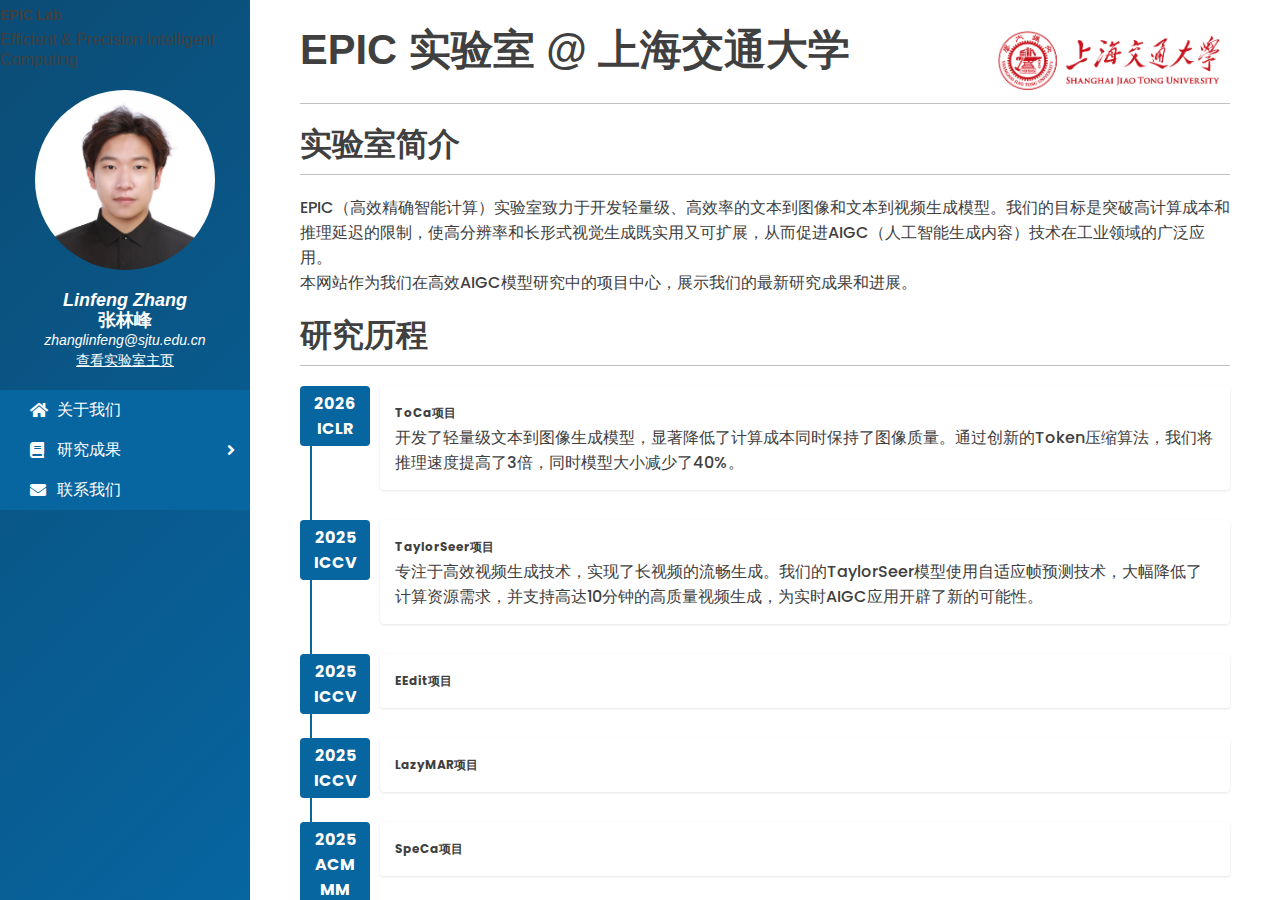
<file: index.html>
<!DOCTYPE html>
<html>
<head>
    <meta http-equiv="Content-Type" content="text/html; charset=utf-8" />
    <meta name="viewport" content="width=device-width, initial-scale=1, user-scalable=1" />
    <link rel="stylesheet" type="text/css" href="utils/bootstrap.min.css"/>
    <script src="utils/jquery.min.js"></script>
    <script src="utils/bootstrap.min.js"></script>
    <link href="https://fonts.googleapis.com/css2?family=Poppins:wght@300;400;500;600;700&display=swap" rel="stylesheet">
    <link rel="stylesheet" href="https://cdnjs.cloudflare.com/ajax/libs/font-awesome/5.15.4/css/all.min.css"/>
    <link rel="stylesheet" href="utils/cssReset.css"/>
    <link rel="stylesheet" href="utils/css_layout.css"/>
    <link rel="icon" type="image/x-icon" href="resources/favicon.ico">
    <meta name="description" content="EPIC实验室 - 高效智能计算研究">
    <meta name="keywords" content="人工智能,AIGC,SJTU,文本到图像,文本到视频">
    <title>EPIC实验室 | 智能计算研究</title>

    <style>
        /* 页面加载动画 */
        .loader-wrapper {
            position: fixed;
            top: 0;
            left: 0;
            width: 100%;
            height: 100%;
            background: #1a2035;
            display: flex;
            justify-content: center;
            align-items: center;
            z-index: 9999;
            transition: opacity 0.5s, visibility 0.5s;
        }

        .loader {
            width: 50px;
            height: 50px;
            border: 5px solid rgba(255,255,255,0.2);
            border-top: 5px solid #4db6e0;
            border-radius: 50%;
            animation: spin 1s linear infinite;
        }

        @keyframes spin {
            0% { transform: rotate(0deg); }
            100% { transform: rotate(360deg); }
        }

        /* 侧边栏切换按钮（响应式） */
        #sidebar-toggle {
            display: none;
            position: fixed;
            top: 15px;
            left: 15px;
            z-index: 200;
            background: #1a2035;
            color: white;
            border: none;
            border-radius: 5px;
            width: 40px;
            height: 40px;
            cursor: pointer;
            box-shadow: 0 2px 5px rgba(0,0,0,0.2);
        }

        /* 添加动画类 */
        .animated {
            opacity: 1 !important;
            transform: translateY(0) !important;
        }

        /* 子菜单样式 */
        .sub-menu {
            max-height: 0;
            overflow: hidden;
            transition: max-height 0.3s ease;
            padding-left: 20px;
        }

        .sub-menu.active {
            max-height: 500px;
        }

        .sub-menu .sub-item {
            padding: 10px 15px 10px 30px;
            margin: 5px 15px;
            border-radius: 8px;
            display: block;
            color: rgba(255,255,255,0.7);
            background: rgba(255,255,255,0.05);
            font-size: 14px;
            transition: all 0.3s ease;
            position: relative;
        }

        .sub-menu .sub-item:hover {
            background: rgba(255,255,255,0.1);
            color: white;
            transform: translateX(5px);
        }

        .sub-menu .sub-item.active {
            background: rgba(77,182,224,0.1);
            color: white;
            border-left: 3px solid #4db6e0;
            padding-left: 27px;
        }

        .has-submenu {
            position: relative;
        }

        .has-submenu::after {
            content: '\f105';
            font-family: 'Font Awesome 5 Free';
            font-weight: 900;
            position: absolute;
            right: 15px;
            top: 50%;
            transform: translateY(-50%);
            transition: transform 0.3s ease;
        }

        .has-submenu.active::after {
            transform: translateY(-50%) rotate(90deg);
        }

        /* 刊物和工具样式 */
        .publications ol {
            list-style-type: none;
            padding: 0;
            margin: 0;
        }

        .publications li {
            margin-bottom: 30px;
            padding-bottom: 20px;
            border-bottom: 1px solid #eee;
        }

        .publications .imgblock {
            float: left;
            margin-right: 20px;
            width: 180px;
            height: 120px;
            overflow: hidden;
            border-radius: 8px;
            box-shadow: 0 3px 10px rgba(0,0,0,0.1);
        }

        .publications .imgblock img {
            width: 100%;
            height: 100%;
            object-fit: cover;
            transition: transform 0.3s ease;
        }

        .publications .imgblock:hover img {
            transform: scale(1.05);
        }

        .publications .title {
            display: block;
            font-size: 18px;
            font-weight: 600;
            color: #1a2035;
            margin-bottom: 8px;
        }

        .publications .info {
            display: block;
            font-size: 14px;
            margin-bottom: 8px;
        }

        .publications .stuff {
            margin-top: 10px;
        }

        .publications .stuff a {
            color: #4db6e0;
            transition: all 0.3s ease;
        }

        .publications .stuff a:hover {
            color: #1a2035;
            text-decoration: underline;
        }

        .text-success {
            color: #28a745;
        }

        .italic {
            font-style: italic;
        }

        @media (max-width: 768px) {
            #sidebar-toggle {
                display: flex;
                justify-content: center;
                align-items: center;
            }

            #sidebar {
                transform: translateX(-100%);
            }

            #sidebar.active {
                transform: translateX(0);
            }

            #main {
                left: 0;
            }

            #main.sidebar-active {
                left: 220px;
            }

            .publications .imgblock {
                float: none;
                width: 100%;
                height: auto;
                margin-bottom: 15px;
                margin-right: 0;
            }
        }
    </style>
</head>

<body>
    <!-- 加载动画 -->
    <div class="loader-wrapper">
        <div class="loader"></div>
    </div>

    <!-- 响应式侧边栏切换按钮 -->
    <button id="sidebar-toggle">
        <i class="fas fa-bars"></i>
    </button>

    <div id="sidebar">
        <!-- 实验室Logo区域 -->
        <div class="lab-logo">
            <h2>EPIC Lab</h2>
            <span>Efficient & Precision Intelligent Computing</span>
        </div>

        <!-- 个人信息区域 -->
        <img class="me" src="resources/Metor.jpg" />
        <div class="info">
            <div class="name">Linfeng Zhang</div>
            <div class="name_chinese">张林峰</div>
            <div class="email">zhanglinfeng@sjtu.edu.cn</div>
            <div class="link"><a href="http://www.zhanglinfeng.tech/" target="_blank">查看实验室主页</a></div>
        </div>

        <!-- 导航菜单 -->
        <div id="navigation">
            <a class="nav_item active" href="index.html">
                <i class="fas fa-home icon-white"></i> &nbsp; 关于我们
            </a>
            <a class="nav_item has-submenu" href="publications.html" id="research-menu">
                <i class="fas fa-book icon-white"></i> &nbsp; 研究成果
            </a>
            <div class="sub-menu" id="research-submenu">
                <a class="sub-item" href="work1.html">
                    <i class="fas fa-image icon-white"></i> &nbsp; 2024-ToCa
                </a>
                <a class="sub-item" href="work2.html">
                    <i class="fas fa-film icon-white"></i> &nbsp; 2025-TaylorSeer
                </a>

                <a class="sub-item" href="work3.html">
                    <i class="fas fa-code icon-white"></i> &nbsp; 2025-LazyMAR
                </a>

                <a class="sub-item" href="work3.html">
                    <i class="fas fa-code icon-white"></i> &nbsp; 2025-EEdit
                </a>

                <a class="sub-item" href="work3.html">
                    <i class="fas fa-code icon-white"></i> &nbsp; 2025-SpeCa
                </a>
                <a class="sub-item" href="work3.html">
                    <i class="fas fa-code icon-white"></i> &nbsp; 2025-ClusCa
                </a>

                <a class="sub-item" href="work3.html">
                    <i class="fas fa-code icon-white"></i> &nbsp; 2025-SpeCa
                </a>
            </div>
            <a class="nav_item" href="contact.html">
                <i class="fas fa-envelope icon-white"></i> &nbsp; 联系我们
            </a>
        </div>

    </div>

    <div id="main">
        <div class="title" style="padding:40px 0">
            <a class="title_link" id="bio">EPIC 实验室 @ 上海交通大学</a>
            <img id="logo" src="resources/university-icon.png" alt="大学Logo"/>
        </div>

        <!-- 简介部分 -->
        <div class="title">
            <a class="title_link" id="Introduction">实验室简介</a>
        </div>

        <div class="content">
            <p>EPIC（高效精确智能计算）实验室致力于开发轻量级、高效率的文本到图像和文本到视频生成模型。我们的目标是突破高计算成本和推理延迟的限制，使高分辨率和长形式视觉生成既实用又可扩展，从而促进AIGC（人工智能生成内容）技术在工业领域的广泛应用。</p>
            <p>本网站作为我们在高效AIGC模型研究中的项目中心，展示我们的最新研究成果和进展。</p>
        </div>

        <!-- 时间线 -->
        <div class="title">
            <a class="title_link" id="Timeline">研究历程</a>
        </div>

        <div class="content">
            <div class="timeline">
                <div class="timeline-item">
                    <div class="timeline-date">2026 ICLR</div>
                    <div class="timeline-content">
                        <h3> ToCa项目</h3>
                        <p>开发了轻量级文本到图像生成模型，显著降低了计算成本同时保持了图像质量。通过创新的Token压缩算法，我们将推理速度提高了3倍，同时模型大小减少了40%。</p>
                    </div>
                </div>

                <div class="timeline-item">
                    <div class="timeline-date">2025 ICCV</div>
                    <div class="timeline-content">
                        <h3> TaylorSeer项目</h3>
                        <p>专注于高效视频生成技术，实现了长视频的流畅生成。我们的TaylorSeer模型使用自适应帧预测技术，大幅降低了计算资源需求，并支持高达10分钟的高质量视频生成，为实时AIGC应用开辟了新的可能性。</p>
                    </div>
                </div>

                <div class="timeline-item">
                    <div class="timeline-date">2025 ICCV</div>
                    <div class="timeline-content">
                        <h3> EEdit项目</h3>
                        <p></p>
                    </div>
                </div>


                <div class="timeline-item">
                    <div class="timeline-date">2025 ICCV</div>
                    <div class="timeline-content">
                        <h3> LazyMAR项目</h3>
                        <p></p>
                    </div>
                </div>

                <div class="timeline-item">
                    <div class="timeline-date">2025 ACM MM</div>
                    <div class="timeline-content">
                        <h3> SpeCa项目</h3>
                        <p></p>
                    </div>
                </div>

                <div class="timeline-item">
                    <div class="timeline-date">2025 ACM MM</div>
                    <div class="timeline-content">
                        <h3> ClusCa项目</h3>
                        <p></p>
                    </div>
                </div>

                <div class="timeline-item">
                    <div class="timeline-date">2025 Q3</div>
                    <div class="timeline-content">
                        <h3> 即将推出</h3>
                        <p>新的突破性研究正在进行中，敬请期待！</p>
                    </div>
                </div>
            </div>
        </div>

        <!-- 新闻部分 -->
        <div class="title">
            <a class="title_link" id="news">最新动态</a>
        </div>

        <div class="content">
            <p>2025年4月 </p>
            <p>2025年3月 </p>
            <p>2024年12月 </p>
        </div>

        <!-- 团队成员 -->
        <div class="title">
            <a class="title_link" id="Team">团队成员</a>
        </div>

        <div class="content">
            <div class="team-grid">
                <div class="team-member">
                    <h3>Jiacheng Liu</h3>
                    <p>高效AIGC算法</p>
                </div>

                <div class="team-member">
                    <h3>Chang Zou</h3>
                    <p>视频生成技术</p>
                </div>
            </div>
        </div>

        <!-- 论文发表部分 -->
        <div class="title">
            <a class="title_link" id="publications">论文发表</a>
        </div>

        <div class="content publications">
            <p><i>* 表示通讯作者</i></p>
            <ol>
                <!-- 论文列表 -->
                <li>
                    <div class="imgblock">
                        <img src="asserts/TaylorSeer/figures/method.png" alt="TaylorSeer方法图">
                    </div>
                    <span class="title">From Reusing to Forecasting: Accelerating Diffusion Models with TaylorSeers</span>
                    <div class="info text-success italic">
                        Jiacheng Liu, Chang Zou, Yuanhuiyi Lyu, Junjie Chen, Linfeng Zhang, <span style="font-weight:bold">Linfeng Zhang*</span>
                    </div>

                    <div class="stuff">
                        [<a href="https://arxiv.org/abs/2503.06923">论文</a>]
                        [<a href="https://taylorseer.github.io/TaylorSeer/">项目主页</a>]
                        [<a href="https://github.com/Shenyi-Z/TaylorSeer">代码</a>]
                    </div>
                    <div style="clear:both"></div>
                </li>
            </ol>
        </div>

        <!-- 工具部分 -->
        <div class="title">
            <a class="title_link" id="Tools">研究工具</a>
        </div>
        <div class="content">
            <p>这里放我们开发的测指标脚本和工具</p>
        </div>
    </div>

    <script>
        // 页面加载完成后隐藏加载动画
        window.addEventListener('load', function() {
            setTimeout(function() {
                document.querySelector('.loader-wrapper').style.opacity = '0';
                document.querySelector('.loader-wrapper').style.visibility = 'hidden';
            }, 500);
        });

        // 侧边栏切换功能改进
        document.getElementById('sidebar-toggle').addEventListener('click', function() {
            const sidebar = document.getElementById('sidebar');
            const main = document.getElementById('main');

            sidebar.classList.toggle('active');

            // 当侧边栏显示时，主内容区域应当移动
            if(sidebar.classList.contains('active')) {
                main.classList.add('sidebar-active');
            } else {
                main.classList.remove('sidebar-active');
            }
        });

        // 子菜单功能
        document.addEventListener('DOMContentLoaded', function() {
            const researchMenu = document.getElementById('research-menu');
            const researchSubmenu = document.getElementById('research-submenu');

            // 检查当前页面URL，如果是研究成果相关页面，自动展开子菜单
            const currentUrl = window.location.href;
            if (currentUrl.includes('publications') || currentUrl.includes('work1') ||
                currentUrl.includes('work2') || currentUrl.includes('work3')) {
                researchMenu.classList.add('active');
                researchSubmenu.classList.add('active');

                // 如果是具体的项目页面，设置对应的子菜单项为活动状态
                if (currentUrl.includes('work1')) {
                    document.querySelector('a[href="work1.html"]').classList.add('active');
                } else if (currentUrl.includes('work2')) {
                    document.querySelector('a[href="work2.html"]').classList.add('active');
                } else if (currentUrl.includes('work3')) {
                    document.querySelector('a[href="work3.html"]').classList.add('active');
                } else if (currentUrl.includes('publications')) {
                    researchMenu.classList.add('active');
                }
            }

            // 点击研究成果菜单时展开/收起子菜单
            researchMenu.addEventListener('click', function(e) {
                e.preventDefault(); // 阻止默认链接行为
                this.classList.toggle('active');
                researchSubmenu.classList.toggle('active');
            });
        });

        // 添加滚动动画效果
        document.addEventListener('DOMContentLoaded', function() {
            const observer = new IntersectionObserver((entries) => {
                entries.forEach(entry => {
                    if (entry.isIntersecting) {
                        entry.target.classList.add('animated');
                    }
                });
            }, { threshold: 0.1 });

            // 设置初始透明度和位移
            document.querySelectorAll('.timeline-item, .team-member, .publications li').forEach(el => {
                el.style.opacity = '0';
                el.style.transform = 'translateY(20px)';
                el.style.transition = 'all 0.5s ease-out';
                observer.observe(el);
            });

            // 触发动画
            document.addEventListener('scroll', function() {
                document.querySelectorAll('.animated').forEach(el => {
                    el.style.opacity = '1';
                    el.style.transform = 'translateY(0)';
                });
            });
        });
    </script>
</body>
</html>
</file>
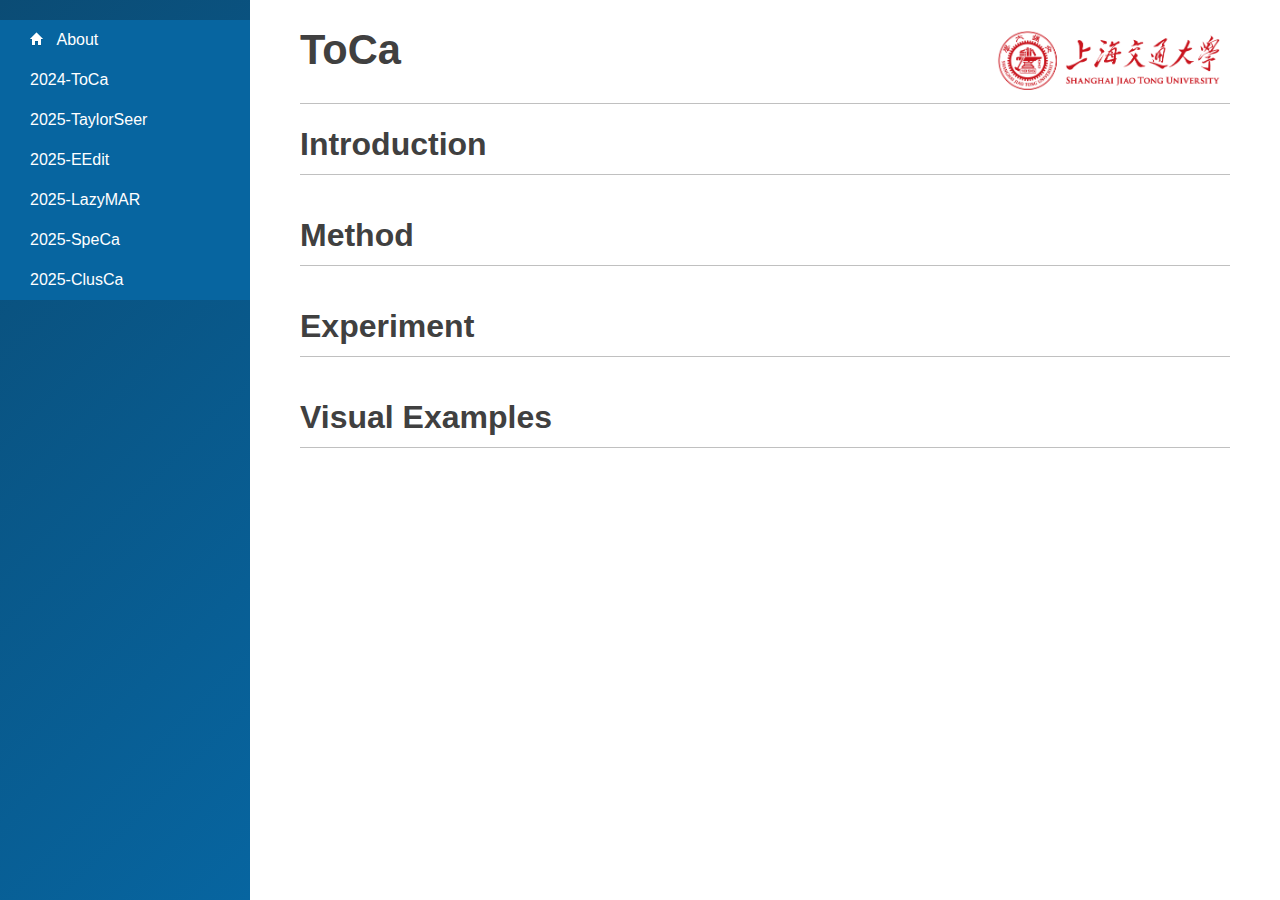
<file: work1.html>
<!DOCTYPE html>
<html>
<head>
    <meta http-equiv="Content-Type" content="text/html; charset=utf-8" />
    <meta name="viewport" content="width=device-width, initial-scale=1, user-scalable=1" />
    <link rel="stylesheet" type="text/css" href="utils/bootstrap.min.css"/>
    <script src="utils/jquery.min.js"></script>
    <script src="utils/bootstrap.min.js"></script>
    <link href="https://fonts.googleapis.com/css2?family=Poppins:wght@400;600;700&display=swap" rel="stylesheet">
    <link rel="stylesheet" href="utils/cssReset.css"/>
    <link rel="stylesheet" href="utils/css_layout.css"/>
    <link rel="icon" type="image/x-icon" href="resources/favicon.ico">
    <meta name="description" content="About page description">
    <meta name="keywords" content="about, keywords">


</head>

<body>
  <div id="sidebar">
    <div id="navigation">
      <a class="nav_item active" href="index.html">
        <i class="icon icon-home icon-white"></i> &nbsp; About
      </a>
      <a class="nav_item" href="work1.html">2024-ToCa</a>
      <a class="nav_item" href="work2.html">2025-TaylorSeer</a>
      <a class="nav_item" href="work3.html">2025-EEdit</a>
      <a class="nav_item" href="work1.html">2025-LazyMAR</a>
      <a class="nav_item" href="work2.html">2025-SpeCa</a>
      <a class="nav_item" href="work3.html">2025-ClusCa</a>
    </div>
  </div>

    <!-- Top Title -->

  <div id="main">
    <div class="title" style="padding:40px 0">
      <a class="title_link" id="bio">ToCa </a>
      <img id="logo" src="resources/university-icon.png" alt="University Logo"/>
    </div>

    <!-- Introduction -->
  <div class="title">
    <a class="title_link" id="Introduction">Introduction</a>
  </div>

  <div class="content">


  </div>

    <!-- Method -->
  <div class="title">
    <a class="title_link" id="Method">Method</a>
  </div>

  <div class="content">

  </div>



    <!-- Experiment -->
  <div class="title">
    <a class="title_link" id="Experiment">Experiment</a>
  </div>

  <div class="content">

  </div>
    <!-- Visual Examples -->
  <div class="title">
    <a class="title_link" id="Visual Examples">Visual Examples</a>
  </div>

  <div class="content">



    </div>

  </div>

</body>
</html>
</file>
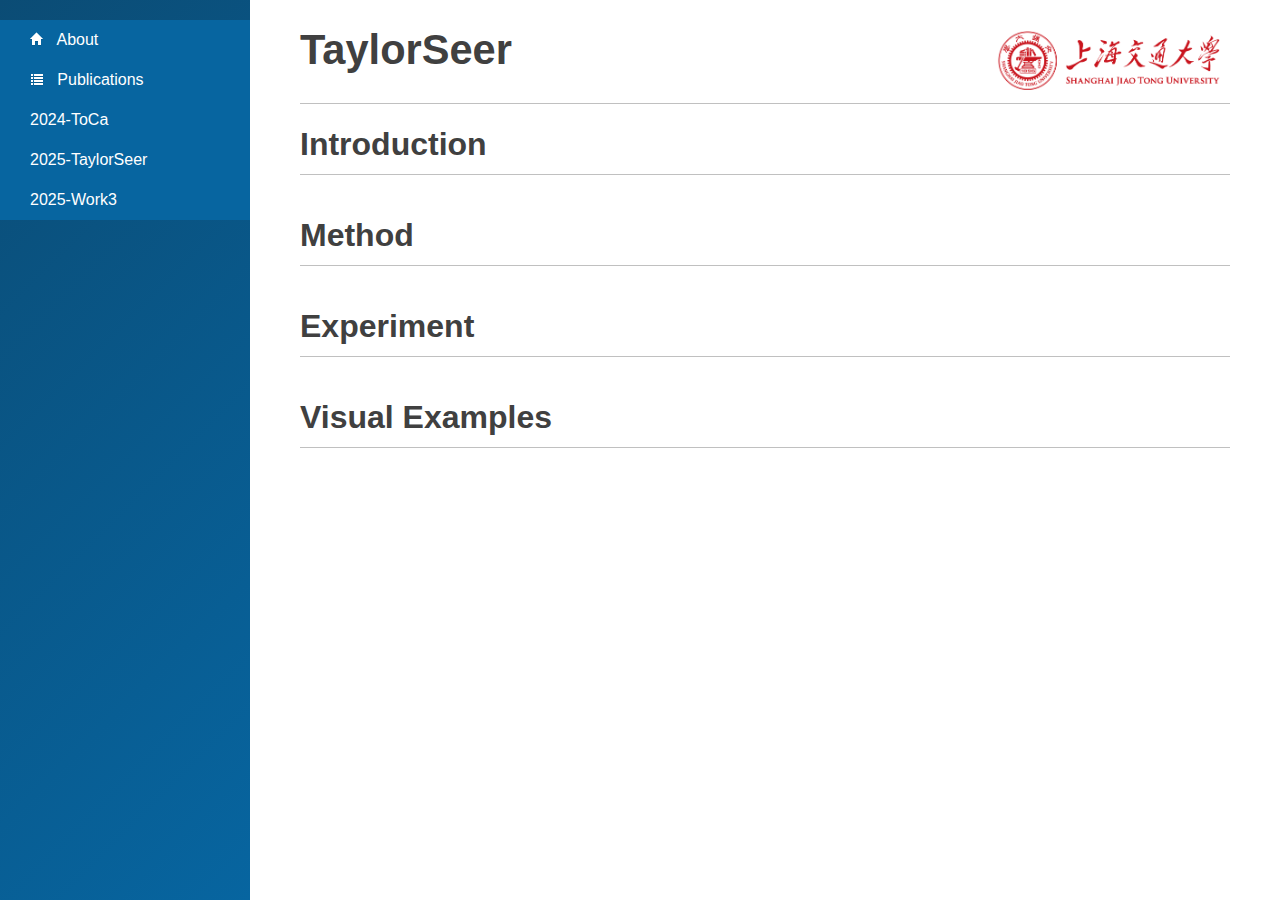
<file: work2.html>
<!DOCTYPE html>
<html>
<head>
    <meta http-equiv="Content-Type" content="text/html; charset=utf-8" />
    <meta name="viewport" content="width=device-width, initial-scale=1, user-scalable=1" />
    <link rel="stylesheet" type="text/css" href="utils/bootstrap.min.css"/>
    <script src="utils/jquery.min.js"></script>
    <script src="utils/bootstrap.min.js"></script>
    <link href="https://fonts.googleapis.com/css2?family=Poppins:wght@400;600;700&display=swap" rel="stylesheet">
    <link rel="stylesheet" href="utils/cssReset.css"/>
    <link rel="stylesheet" href="utils/css_layout.css"/>
    <link rel="icon" type="image/x-icon" href="resources/favicon.ico">
    <meta name="description" content="About page description">
    <meta name="keywords" content="about, keywords">


</head>

<body>
  <div id="sidebar">
    <div id="navigation">
      <a class="nav_item active" href="index.html">
        <i class="icon icon-home icon-white"></i> &nbsp; About
      </a>
      <a class="nav_item" href="publications.html">
        <i class="icon icon-th-large icon-white icon-list"></i> &nbsp; Publications
      </a>
      <a class="nav_item" href="work1.html">2024-ToCa</a>
      <a class="nav_item" href="work2.html">2025-TaylorSeer</a>
      <a class="nav_item" href="work3.html">2025-Work3</a>
    </div>
  </div>

  <div id="main">
    <div class="title" style="padding:40px 0">
      <a class="title_link" id="bio" >TaylorSeer</a>
      <img id="logo" src="resources/university-icon.png" alt="University Logo"/>
    </div>

    <!-- Introduction -->
  <div class="title">
    <a class="title_link" id="Introduction">Introduction</a>
  </div>

  <div class="content">


  </div>

    <!-- Method -->
  <div class="title">
    <a class="title_link" id="Method">Method</a>
  </div>

  <div class="content">

  </div>



    <!-- Experiment -->
  <div class="title">
    <a class="title_link" id="Experiment">Experiment</a>
  </div>

  <div class="content">

  </div>
    <!-- Visual Examples -->
  <div class="title">
    <a class="title_link" id="Visual Examples">Visual Examples</a>
  </div>

  <div class="content">



    </div>

  </div>

</body>
</html>
</file>
<file: utils/css_layout.css>
@charset "utf-8";



    /*
        utils css
    */


    body a{
        text-decoration:none;
    }
    div.content ul{
        list-style: disc inside none;
        list-style-position: outside;
        margin-left: 1em;
    }
    div.content ol{
        list-style: none inside none;
    }
    div.content li{
        line-height:30px;
    }
    div.content div.float-right{
        float:right;
    }


    #sidebar{
        position: absolute;
        top: 0;
        left: 0;
        overflow: auto;
        background: linear-gradient(135deg, #0b4c75 0%, #0765A0 100%);
        width:250px;
        height: 100%;
    }
    #sidebar > img.me{
        max-height:180px;
        max-width:180px;
        margin:20px 35px;
        border-radius: 50%;
    }
  #sidebar div.info{
    color: white;
    text-align: center;
  }
  #sidebar div.info > .name{
      font-family: "Lato", Helvetica, Arial, sans-serif;
      font-size: 18px;
      font-weight: bold;
      font-style: italic;
  }
  #sidebar div.info > .name_chinese{
      font-family: Helvetica, Arial, sans-serif;
      font-size: 18px;
      font-weight: bold;
  }
  #sidebar div.info > .email{
      font-size: 14px;
      font-family: "Lato", Helvetica, Arial, sans-serif;
      font-style: italic;
      font-weight: 400;
  }
  #sidebar div.info > .link{
    font-size: 14px;
    font-weight: 500;

  }
  #sidebar div.info > .link > a{
    color: white;
    text-decoration: underline;
  }
  #navigation{
    padding-top: 10px;
    margin-top:  10px;
  }
  #navigation > a.nav_item{
    display: block;
    color: white;
    cursor: pointer;
    padding: 10px 30px;
    background: #0765A0;
  }
  #navigation > a.nav_item:hover{
    background: #3D7EB0;
  }


  /*----------------------------*/

    #main{
    position: absolute;
    top: 0;
    left: 250px;
    right: 0;  /* right and bottom property is crucial */
    bottom: 0;
    overflow: auto;
        min-width: 500px;
  }
  #logo{
    display: block;
    position: absolute;
    top:20px;
    right:50px;
    max-height: 80px;
  }
  #bio{
    font-size:1.3em;
  }


  #main > div.content{
    padding: 10px 50px;
    line-height: 25px;
    font-family: 'Poppins', sans-serif;
    font-weight: 450;
    font-size: 16px;
  }

  #main > div.title{
    padding:20px 0;
    margin: 0 50px;
    border-bottom:1px silver solid;
    margin-bottom:10px;
    font-size:2em;
    font-weight:bold;
  }

  #main > div.subtitle
  {
    padding: 10px 0;
    margin: 0 50px;
    margin-bottom: 5px;
    font-size: 1.2em;
    font-weight: 600;
  }
  #main div.linebreak{
    padding: 5px;
  }
  #main a.title_link{
    color: inherit; /* blue colors for links too */
    text-decoration: inherit; /* no underline */
    outline: none;
  }
  img.press{
    height:20px;
  }

  div.publications > ol > li{
    padding-bottom: 30px;
  }
  div.publications > ol > li > span.title{
    font-weight:bold;
    font-size:1.2em;
  }
  div.publications > ol > li > div.info{
    padding-left:20px;
    word-wrap:break-word;
  }
  div.publications > ol > li > div.info.italic{
    font-style: italic;
  }
  div.publications div.imgblock{
    float:left;
    max-height:200px;
    min-height: 150px;
    max-width:250px;
    padding: 0;
    margin-right:20px;
    text-align: center;
  }
  div.publications div.imgblock > img{
    max-width:100%;
    max-height:100%;
  }
/* 时间线样式 */
.timeline {
  position: relative;
  padding-left: 30px;
}

.timeline:before {
  content: "";
  position: absolute;
  left: 10px;
  top: 0;
  bottom: 0;
  width: 2px;
  background: #0765A0;
}

.timeline-item {
  position: relative;
  margin-bottom: 30px;
}

.timeline-date {
  position: absolute;
  left: -30px;
  top: 0;
  width: 60px;
  padding: 5px;
  background: #0765A0;
  color: white;
  text-align: center;
  border-radius: 4px;
  font-weight: bold;
}

.timeline-content {
  margin-left: 50px;
  padding: 15px;
  background: white;
  border-radius: 4px;
  box-shadow: 0 1px 3px rgba(0,0,0,0.1);
}

.team-grid {
  display: grid;
  grid-template-columns: repeat(auto-fill, minmax(200px, 1fr));
  gap: 20px;
}

.team-member {
  text-align: center;
  padding: 20px;
  background: white;
  border-radius: 8px;
  transition: transform 0.3s ease;
}

.team-member:hover {
  transform: translateY(-5px);
  box-shadow: 0 5px 15px rgba(0,0,0,0.1);
}

.team-member img {
  width: 120px;
  height: 120px;
  border-radius: 50%;
  object-fit: cover;
  margin-bottom: 15px;
  border: 3px solid #0765A0;
}
</file>
<file: utils/cssReset.css>
﻿@charset "utf-8";
html{
    height:100%;
    -webkit-text-size-adjust: 100%;
    -ms-text-size-adjust: 100%;
	-webkit-font-smoothing:antialiased;
}
body{
	margin:0;
	padding:0;
	background-color:#fff;
	min-height:100%;
	height:auto !important;
	height:100%;
	color:#404040;
    /*font:微软雅黑,Helvetica,arial;
	font-family:微软雅黑,Helvetica,arial;*/
	font-size:16px;
}
h1,h2,h3,h4,h5,h6,p,figure,form{
    margin:0;
}
table{
	border-collapse:collapse;
	border-spacing:0;
}
img{
	border:0;
    vertical-align:middle;
    -ms-interpolation-mode: bicubic;
}
a{
	text-decoration:none;
}
a:focus {
    outline: thin dotted;
}
a:hover{
	text-decoration:none;
}
/* hn */
h1{
	font-size:16px;
	line-height:36px;
}
h2{
	font-size:14px;
	line-height:30px;
}
h3{
	line-height:24px;
}
h3,h4,h5,h6{
	font-size:12px;
}
/* ul ol dl */
ul,li,ol{
    margin: 0;
	padding:0;
	/*list-style: none outside none;*/
}
/*
ul.has-style li,ol li{
	margin-left:25px;
}
ul.has-style li{
    list-style:disc;
}
ol li{
	list-style:decimal;
}
ul.inline-style li{
	float:left;
	display:inline;
}*/
dl{
    margin-bottom: 18px;
}
dt{
    font-weight: bold;
}
dd{
    margin:0 0 0 9px;
	padding:0;
}
svg:not(:root) {
    overflow: hidden;
}
/* clearfix */
.clearfix:before, .clearfix:after {
    content:"";
    display:table;
}
.clearfix:after{
	clear:both;
	overflow:hidden;
}
.clearfix{
    zoom:1;
}
/* -------------------------------------------------
 * form
 * -------------------------------------------------
*/
button,input,select,textarea{
    font-size:100%;
    font-family:tahoma;
    margin: 0;
	outline: 0 none;
    vertical-align: baseline;
    *vertical-align: middle;
}
textarea{
    overflow: auto;
    vertical-align: top; 
	resize:none;
}
button,input{
    line-height: normal;
}
button,
html input[type="button"], 
input[type="reset"],
input[type="submit"],
.submit-btn{
    -webkit-appearance: button; 
    cursor: pointer; 
    *overflow: visible;
}
button[disabled],
input[disabled],
.disable{
    cursor: default;
}
input[type="checkbox"],
input[type="radio"],
.form-radio,
.form-checkbox{
    box-sizing: border-box;
    padding: 0;
    *height: 13px;
    *width: 13px;
}
fieldset{
    border: 1px solid #c0c0c0;
    margin: 0 2px 18px;
    padding: 0.35em 0.625em 0.75em;
}
legend{
    border: 0;
    padding: 0;
    white-space: normal;
    *margin-left: -7px;
}
button::-moz-focus-inner,
input::-moz-focus-inner{
    border: 0;
    padding: 0;
}
/* -------------------------------------------------
 * css3 & html5
 * -------------------------------------------------
*/
/* html5 */
article,aside,details,figcaption,figure,footer,header,hgroup,nav,section,summary{
    display: block;
}
audio,canvas,video{
    display: inline-block;
    *display: inline;
    *zoom: 1;
}
audio:not([controls]){
    display: none;
    height: 0;
}
input[type="search"]{
    -webkit-appearance: textfield;
    -moz-box-sizing: content-box;
    -webkit-box-sizing: content-box;
    box-sizing: content-box;
}
:-moz-placeholder{
  color: #999;
}
::-webkit-input-placeholder{
  color: #999;
}
/* -------------------------------------------------
 * 非常见标签
 * -------------------------------------------------
*/
abbr[title]{
    border-bottom: 1px dotted;
}
b,strong{
    font-weight: bold;
}
blockquote{
    margin: 1em 40px;
}
dfn{
    font-style: italic;
}
mark{
    background: #ff0;
    color: #444;
}
code,kbd,pre,samp{
    font-family: monospace, serif;
    _font-family: 'courier new', monospace;
    font-size: 1em;
}
pre{
    margin: 1em 0;
	white-space: pre;
    white-space: pre-wrap;
    word-wrap: break-word;
}
q{
    quotes: none;
}
q:before,
q:after{
    content: '';
    content: none;
}
small{
    font-size: 80%;
}
sub,sup{
    font-size: 75%;
    line-height: 0;
    position: relative;
    vertical-align: baseline;
}
sup{
    top: -0.5em;
}
sub{
    bottom: -0.25em;
}
/*********************
	自定义用法
*/
span.space{
	/*行内小空格，用于icon与文字之间*/
	width:5px;
	height:5px;
	display:inline-block; 
	/**display:inline; IE6、7 block 元素 
	*zoom:1;*/
}
div.loading{
/*载入中的gif动图，路径以 本文件为基准*/
width:16px;
height:16px;
background:url('../assets/images/loading.gif') no-repeat center center;
display:inline-block;
}
div.wrapLoading{
	text-align:center;
	width:100%;
	padding:10px 0;
}
div.wrap{margin:0 auto;width:980px}/*该网站中各个模块的wrap*/
div.clearLeft{clear:left}
div.clearRight{clear:right}
div.clearBoth{clear:both}
div.mask{position:absolute;top:0;left:0;width:100%;height:100%;
	-ms-filter:"progid:DXImageTransform.Microsoft.Alpha(Opacity=50)"; /* ie8  */
    filter:alpha(opacity=50);    /* ie5-7  */
    opacity: 0.5;    /* css standard, currently it works in most modern browsers  */
background-color:black;text-align:center;color:white}
/* 关闭按钮增大 */
div.close{
	padding:6px;
	padding-top:0;
}
</file>
